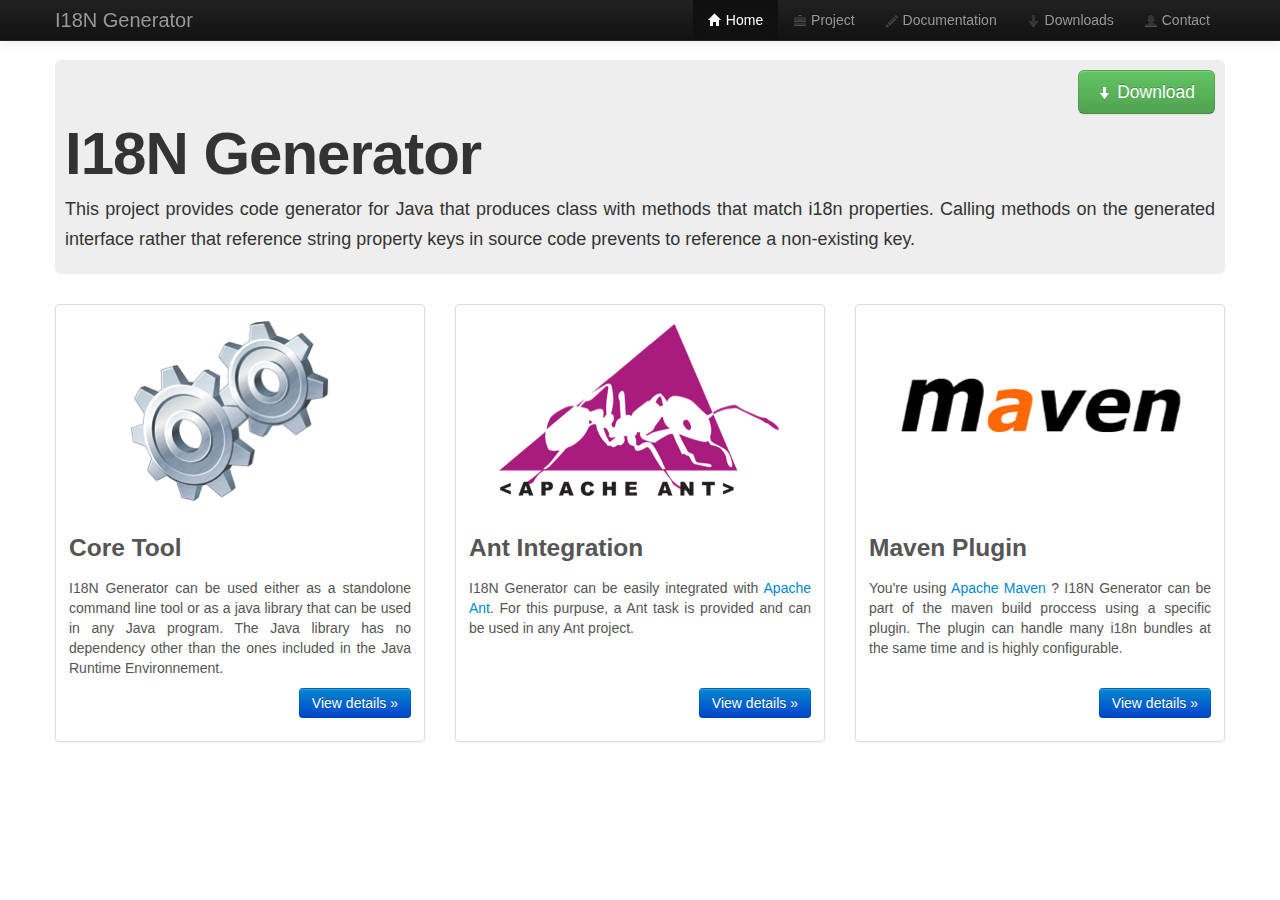
<file: index.html>
<!DOCTYPE html>
<html lang="en">
  <head>
    <meta charset="utf-8">
    <title>I18 Generator Project</title>
    <meta name="viewport" content="width=device-width, initial-scale=1.0">
	<link href="css/style.css" rel="stylesheet" type="text/css" />

    <!-- HTML5 shim, for IE6-8 support of HTML5 elements -->
    <!--[if lt IE 9]>
      <script src="../assets/js/html5shiv.js"></script>
    <![endif]-->

  </head>

  <body>

  <div class="navbar navbar-inverse navbar-fixed-top">
    <div class="navbar-inner">
      <div class="container">
        <button type="button" class="btn btn-navbar" data-toggle="collapse" data-target=".nav-collapse">
          <span class="icon-bar"></span>
          <span class="icon-bar"></span>
          <span class="icon-bar"></span>
        </button>
        <a class="brand" href="index.html">I18N Generator</a>
        <div class="nav-collapse collapse">
          <ul class="nav pull-right">
            <li class="active">
              <a href="index.html"><i class="icon-home"></i>&nbsp;Home</a>
            </li>
            <li>
              <a href="main.html#abstract"><i class="icon-briefcase"></i>&nbsp;Project</a>
            </li>
            <li>
              <a href="main.html#cmdlinetool"><i class="icon-pencil"></i>&nbsp;Documentation</a>
            </li>
            <li>
              <a href="main.html#downloads"><i class="icon-arrow-down"></i>&nbsp;Downloads</a>
            </li>
            <li>
              <a href="main.html#contact"><i class="icon-user"></i>&nbsp;Contact</a>
            </li>
          </ul>
        </div>
      </div>
    </div>
  </div>

  <div class="container">

    <div class="hero-unit">
      <p style="text-align: right"><a href="#" class="btn btn btn-success btn-large"><i class="icon-arrow-down icon-white"></i>&nbsp;Download</a></p>
      <h1>I18N Generator</h1>
      <p class="hero-unit-desc">
        This project provides code generator for Java that produces class with methods that match i18n properties. Calling methods on the generated interface rather that reference string property keys in source code prevents to reference a non-existing key.
      </p>
    </div>


    <div class="row-fluid">
          <ul class="thumbnails">
            <li class="span4">
              <div class="thumbnail">
                <img style="width: 300px; height: 200px;" src="img/core.png">
                <div class="caption">
                  <h3>Core Tool</h3>
                  <p>I18N Generator can be used either as a standolone command line tool or as a java library that can be used in any Java program. The Java library
                     has no dependency other than the ones included in the Java Runtime Environnement.</p>
                  <p style="text-align:right"><a class="btn btn-primary " href="main.html#cmdlinetool">View details &raquo;</a></p>
                </div>
              </div>
            </li>
            <li class="span4">
              <div class="thumbnail">
                <img style="width: 300px; height: 200px;" src="img/ant.png">
                <div class="caption">
                  <h3>Ant Integration</h3>
                  <p>I18N Generator can be easily integrated with <a href="http://ant.apache.org/">Apache Ant</a>. For this purpuse, a Ant task is provided and can
                     be used in any Ant project.</p>
                  <br/><br/>
                  <p style="text-align:right"><a class="btn btn-primary " href="main.html#ant">View details &raquo;</a></p>
                </div>
              </div>
            </li>
            <li class="span4">
              <div class="thumbnail">
                <img style="width: 300px; height: 200px;" src="img/maven.png">
                <div class="caption">
                  <h3>Maven Plugin</h3>
                  <p>You're using <a href="http://maven.apache.org/">Apache Maven</a> ? I18N Generator can be part of the maven build proccess using a specific
                     plugin. The plugin can handle many i18n bundles at the same time and is highly configurable.</p>
                  <br/>
                  <p style="text-align:right"><a class="btn btn-primary " href="main.html#maven">View details &raquo;</a></p>
                </div>
              </div>
            </li>
          </ul>
    </div>

  </div>

  <script src="js/jquery-1.9.1.min.js"></script>
  <script src="js/bootstrap.min.js"></script>

  </body>

</html>
</file>
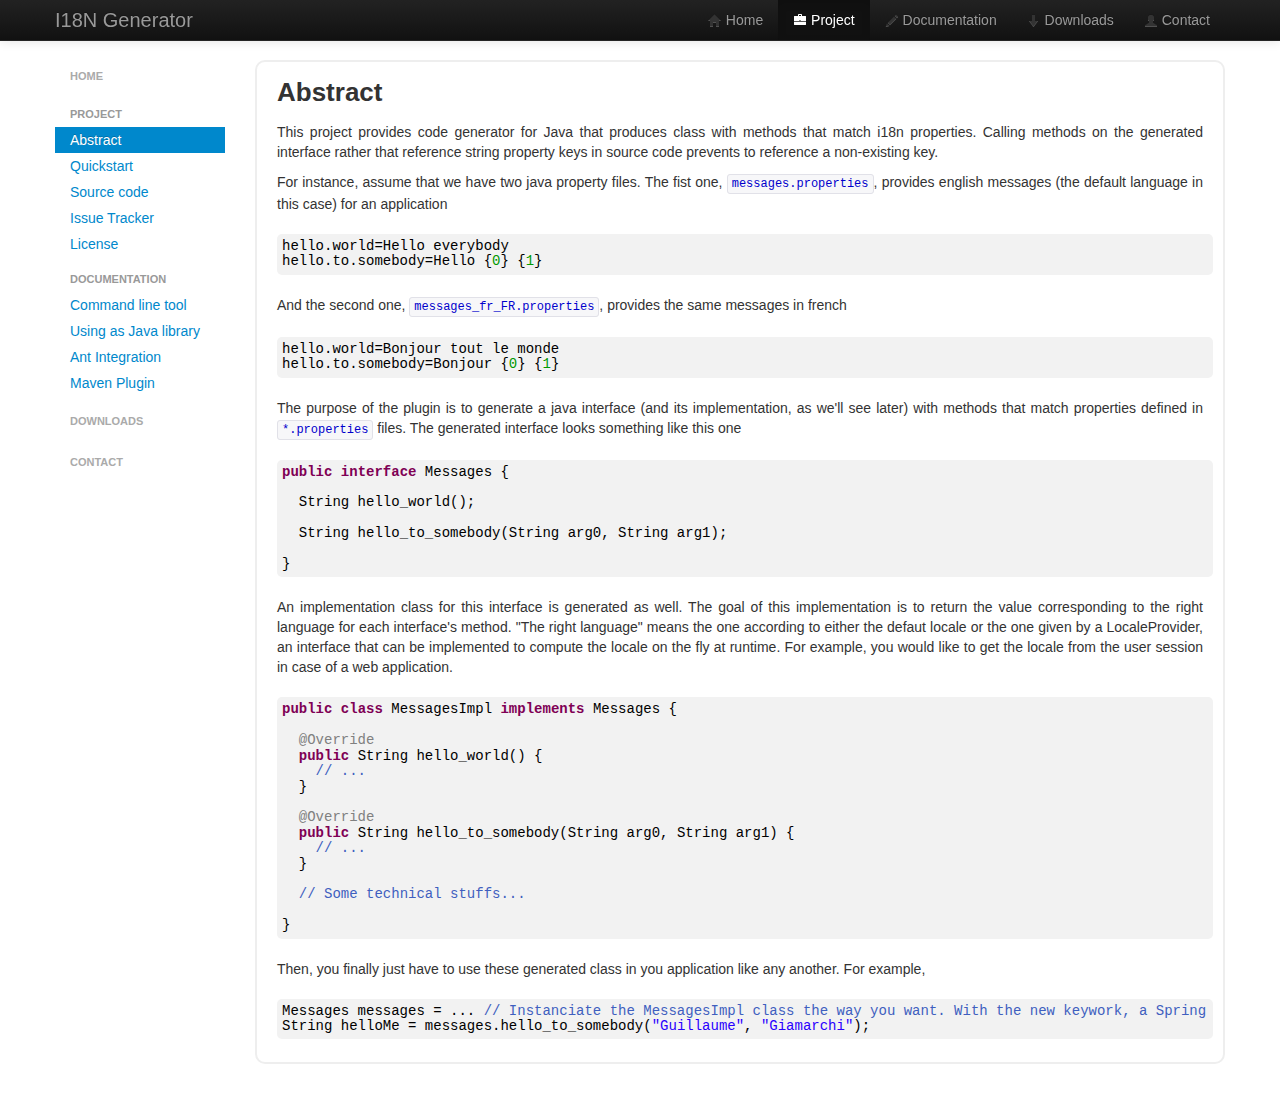
<file: main.html>
<!DOCTYPE html>

<html lang="en">
  <head>
    <meta charset="utf-8">
    <title>I18 Generator Project</title>
    <meta name="viewport" content="width=device-width, initial-scale=1.0">
    <link href="css/style.css" rel="stylesheet" type="text/css" />

    <!-- HTML5 shim, for IE6-8 support of HTML5 elements -->
    <!--[if lt IE 9]>
      <script src="../assets/js/html5shiv.js"></script>
    <![endif]-->

  </head>

  <body data-spy="scroll" data-target=".bs-docs-sidebar" data-twttr-rendered="true" >

    <div class="navbar navbar-inverse navbar-fixed-top">
      <div class="navbar-inner">
        <div class="container">
          <button type="button" class="btn btn-navbar" data-toggle="collapse" data-target=".nav-collapse">
            <span class="icon-bar"></span>
            <span class="icon-bar"></span>
            <span class="icon-bar"></span>
          </button>
          <a class="brand" href="index.html">I18N Generator</a>
          <div class="nav-collapse collapse">
            <ul class="nav pull-right">

              <li>
                <a href="index.html"><i class="icon-home"></i>&nbsp;Home</a>
              </li>
              
              <li id="menubar-item-project">
                <a href="#abstract"><i class="icon-briefcase"></i>&nbsp;Project</a>
              </li>

              <li  id="menubar-item-doc">
                <a href="#cmdlinetool"><i class="icon-pencil"></i>&nbsp;Documentation</a>
              </li>

              <li id="menubar-item-downloads">
                <a href="#downloads"><i class="icon-arrow-down"></i>&nbsp;Downloads</a>
              </li>
              
              <li id="menubar-item-contact">
                <a href="#contact"><i class="icon-user"></i>&nbsp;Contact</a>
              </li>
              
            </ul>

          </div>
        </div>
      </div>
    </div>

    <div class="container">
      <div class="row">
        <div class="span2">
          <ul class="nav nav-list">

            <li class="nav-header"><a href="index.html">Home</a></li>

            <li class="nav-header">Project</li>

            <li id="menu-item-abstract" class="ref-menubar-project"><a href="#abstract">Abstract</a></li>
            <li id="menu-item-quickstart" class="ref-menubar-project"><a href="#quickstart">Quickstart</a></li>
            <li id="menu-item-sourcecode" class="ref-menubar-project"><a href="#sourcecode">Source code</a></li>
            <li id="menu-item-issuetracker" class="ref-menubar-project"><a href="#issuetracker">Issue Tracker</a></li>
            <li id="menu-item-license" class="ref-menubar-project"><a href="#license">License</a></li>

            <li class="nav-header">Documentation</li>

            <li id="menu-item-cmdlinetool" class="ref-menubar-doc"><a href="#cmdlinetool">Command line tool</a></li>
            <li id="menu-item-javalib" class="ref-menubar-doc"><a href="#javalib">Using as Java library</a></li>
            <li id="menu-item-ant" class="ref-menubar-doc"><a href="#ant">Ant Integration</a></li>
            <li id="menu-item-maven" class="ref-menubar-doc"><a href="#maven">Maven Plugin</a></li>

            <li id="menu-item-downloads" class="nav-header ref-menubar-downloads"><a href="#downloads">Downloads</a></li>

            <li id="menu-item-contact" class="nav-header ref-menubar-contact"><a href="#contact">Contact</a></li>

          </ul>
        </div>
        <div class="span10">


          <div class="content" id="content-abstract">

            <h1>Abstract</h1>

            <p>This project provides code generator for Java that produces class with methods that match i18n properties. Calling
            methods on the generated interface rather that reference string property keys in source code prevents to reference a
            non-existing key.</p>

            <p>For instance, assume that we have two java property files. The fist one, <code>messages.properties</code>, provides english messages
            (the default language in this case) for an application</p>

            <pre class="brush: java">
            hello.world=Hello everybody
            hello.to.somebody=Hello {0} {1}
            </pre>

            <p>And the second one, <code>messages_fr_FR.properties</code>, provides the same messages in french</p>

            <pre class="brush: java">
            hello.world=Bonjour tout le monde
            hello.to.somebody=Bonjour {0} {1}
            </pre>

            <p>The purpose of the plugin is to generate a java interface (and its implementation, as we'll see later) with methods
            that match properties defined in <code>*.properties</code> files. The generated interface looks something like this one</p>

            <pre class="brush: java">
            public interface Messages {

              String hello_world();

              String hello_to_somebody(String arg0, String arg1);

            }
            </pre>

            <p>An implementation class for this interface is generated as well. The goal of this implementation is to return the value
            corresponding to the right language for each interface's method. "The right language" means the one according to either
            the defaut locale or the one given by  a LocaleProvider, an interface that can be implemented to compute the locale on
            the fly at runtime. For example, you would like to get the locale from the user session in case of a web application.</p>

            <pre class="brush: java">
            public class MessagesImpl implements Messages {

              @Override
              public String hello_world() {
                // ...
              }

              @Override
              public String hello_to_somebody(String arg0, String arg1) {
                // ...
              }

              // Some technical stuffs...

            }
            </pre>

            <p>Then, you finally just have to use these generated class in you application like any another. For example,</p>

            <pre class="brush: java">
            Messages messages = ... // Instanciate the MessagesImpl class the way you want. With the new keywork, a Spring lookup, ...
            String helloMe = messages.hello_to_somebody("Guillaume", "Giamarchi");
            </pre>

          </div>


          <div class="content" id="content-quickstart">
            <h1>Quickstart</h1>
            <p style="text-align: center;  font-size: 30px; margin-top:50px"><img src="img/underconstruction.png" /><br/><br/>Comming soon...</p>
          </div>

          <div class="content" id="content-sourcecode">
            <h1>Source Code</h1>
            <p>This project is hosted on github.</p>

            <pre class="brush: plain">
            Project URL => https://github.com/ggiamarchi/i18n.generator
            </pre>

            <p>To get the source code, just clone the git repository</p>

            <pre class="brush: plain">
            git clone https://github.com/ggiamarchi/i18n.generator.git
            </pre>

          </div>

          <div class="content" id="content-issuetracker">
            <h1>Issue Tracker</h1>
            <p>This project is hosted on github.</p>

            <pre class="brush: plain">
            Project URL => https://github.com/ggiamarchi/i18n.generator
            </pre>

            <p>To submit issues use the github bug tracker</p>

            <pre class="brush: plain">
            https://github.com/ggiamarchi/i18n.generator/issues
            </pre>
          </div>

          <div class="content" id="content-license">
            <h1>License</h1>
            <p>All material on this website is licensed under the Apache License, Version 2.0</p>
            <div class="license">
				<p class="center">
					Apache License<br/>
					Version 2.0, January 2004<br/>
					http://www.apache.org/licenses/<br/>
				<p>
				<p class="center">
					TERMS AND CONDITIONS FOR USE, REPRODUCTION, AND DISTRIBUTION<br/><br/>
				<p>
			   
			   <p class="p0">1. Definitions.</p>
			
			      <p class="p1">"License" shall mean the terms and conditions for use, reproduction,
			      and distribution as defined by Sections 1 through 9 of this document.</p>
			
			      <p class="p1">"Licensor" shall mean the copyright owner or entity authorized by
			      the copyright owner that is granting the License.</p>
			
			      <p class="p1">"Legal Entity" shall mean the union of the acting entity and all
			      other entities that control, are controlled by, or are under common
			      control with that entity. For the purposes of this definition,
			      "control" means (i) the power, direct or indirect, to cause the
			      direction or management of such entity, whether by contract or
			      otherwise, or (ii) ownership of fifty percent (50%) or more of the
			      outstanding shares, or (iii) beneficial ownership of such entity.
			
			      <p class="p1">"You" (or "Your") shall mean an individual or Legal Entity
			      exercising permissions granted by this License.
			
			      <p class="p1">"Source" form shall mean the preferred form for making modifications,
			      including but not limited to software source code, documentation
			      source, and configuration files.
			
			      <p class="p1">"Object" form shall mean any form resulting from mechanical
			      transformation or translation of a Source form, including but
			      not limited to compiled object code, generated documentation,
			      and conversions to other media types.
			
			      <p class="p1">"Work" shall mean the work of authorship, whether in Source or
			      Object form, made available under the License, as indicated by a
			      copyright notice that is included in or attached to the work
			      (an example is provided in the Appendix below).
			
			      <p class="p1">"Derivative Works" shall mean any work, whether in Source or Object
			      form, that is based on (or derived from) the Work and for which the
			      editorial revisions, annotations, elaborations, or other modifications
			      represent, as a whole, an original work of authorship. For the purposes
			      of this License, Derivative Works shall not include works that remain
			      separable from, or merely link (or bind by name) to the interfaces of,
			      the Work and Derivative Works thereof.
			
			      <p class="p1">"Contribution" shall mean any work of authorship, including
			      the original version of the Work and any modifications or additions
			      to that Work or Derivative Works thereof, that is intentionally
			      submitted to Licensor for inclusion in the Work by the copyright owner
			      or by an individual or Legal Entity authorized to submit on behalf of
			      the copyright owner. For the purposes of this definition, "submitted"
			      means any form of electronic, verbal, or written communication sent
			      to the Licensor or its representatives, including but not limited to
			      communication on electronic mailing lists, source code control systems,
			      and issue tracking systems that are managed by, or on behalf of, the
			      Licensor for the purpose of discussing and improving the Work, but
			      excluding communication that is conspicuously marked or otherwise
			      designated in writing by the copyright owner as "Not a Contribution."
			
			      <p class="p1">"Contributor" shall mean Licensor and any individual or Legal Entity
			      on behalf of whom a Contribution has been received by Licensor and
			      subsequently incorporated within the Work.
			
			   <p class="p0">2. Grant of Copyright License. Subject to the terms and conditions of
			      this License, each Contributor hereby grants to You a perpetual,
			      worldwide, non-exclusive, no-charge, royalty-free, irrevocable
			      copyright license to reproduce, prepare Derivative Works of,
			      publicly display, publicly perform, sublicense, and distribute the
			      Work and such Derivative Works in Source or Object form.
			
			   <p class="p0">3. Grant of Patent License. Subject to the terms and conditions of
			      this License, each Contributor hereby grants to You a perpetual,
			      worldwide, non-exclusive, no-charge, royalty-free, irrevocable
			      (except as stated in this section) patent license to make, have made,
			      use, offer to sell, sell, import, and otherwise transfer the Work,
			      where such license applies only to those patent claims licensable
			      by such Contributor that are necessarily infringed by their
			      Contribution(s) alone or by combination of their Contribution(s)
			      with the Work to which such Contribution(s) was submitted. If You
			      institute patent litigation against any entity (including a
			      cross-claim or counterclaim in a lawsuit) alleging that the Work
			      or a Contribution incorporated within the Work constitutes direct
			      or contributory patent infringement, then any patent licenses
			      granted to You under this License for that Work shall terminate
			      as of the date such litigation is filed.
			
			   <p class="p0">4. Redistribution. You may reproduce and distribute copies of the
			      Work or Derivative Works thereof in any medium, with or without
			      modifications, and in Source or Object form, provided that You
			      meet the following conditions:
			
			      <p class="p1">(a) You must give any other recipients of the Work or
			          Derivative Works a copy of this License; and
			
			      <p class="p1">(b) You must cause any modified files to carry prominent notices
			          stating that You changed the files; and
			
			      <p class="p1">(c) You must retain, in the Source form of any Derivative Works
			          that You distribute, all copyright, patent, trademark, and
			          attribution notices from the Source form of the Work,
			          excluding those notices that do not pertain to any part of
			          the Derivative Works; and
			
			      <p class="p1">(d) If the Work includes a "NOTICE" text file as part of its
			          distribution, then any Derivative Works that You distribute must
			          include a readable copy of the attribution notices contained
			          within such NOTICE file, excluding those notices that do not
			          pertain to any part of the Derivative Works, in at least one
			          of the following places: within a NOTICE text file distributed
			          as part of the Derivative Works; within the Source form or
			          documentation, if provided along with the Derivative Works; or,
			          within a display generated by the Derivative Works, if and
			          wherever such third-party notices normally appear. The contents
			          of the NOTICE file are for informational purposes only and
			          do not modify the License. You may add Your own attribution
			          notices within Derivative Works that You distribute, alongside
			          or as an addendum to the NOTICE text from the Work, provided
			          that such additional attribution notices cannot be construed
			          as modifying the License.
			
			      <p class="p0">You may add Your own copyright statement to Your modifications and
			      may provide additional or different license terms and conditions
			      for use, reproduction, or distribution of Your modifications, or
			      for any such Derivative Works as a whole, provided Your use,
			      reproduction, and distribution of the Work otherwise complies with
			      the conditions stated in this License.
			
			   <p class="p0">5. Submission of Contributions. Unless You explicitly state otherwise,
			      any Contribution intentionally submitted for inclusion in the Work
			      by You to the Licensor shall be under the terms and conditions of
			      this License, without any additional terms or conditions.
			      Notwithstanding the above, nothing herein shall supersede or modify
			      the terms of any separate license agreement you may have executed
			      with Licensor regarding such Contributions.
			
			   <p class="p0">6. Trademarks. This License does not grant permission to use the trade
			      names, trademarks, service marks, or product names of the Licensor,
			      except as required for reasonable and customary use in describing the
			      origin of the Work and reproducing the content of the NOTICE file.
			
			   <p class="p0">7. Disclaimer of Warranty. Unless required by applicable law or
			      agreed to in writing, Licensor provides the Work (and each
			      Contributor provides its Contributions) on an "AS IS" BASIS,
			      WITHOUT WARRANTIES OR CONDITIONS OF ANY KIND, either express or
			      implied, including, without limitation, any warranties or conditions
			      of TITLE, NON-INFRINGEMENT, MERCHANTABILITY, or FITNESS FOR A
			      PARTICULAR PURPOSE. You are solely responsible for determining the
			      appropriateness of using or redistributing the Work and assume any
			      risks associated with Your exercise of permissions under this License.
			
			   <p class="p0">8. Limitation of Liability. In no event and under no legal theory,
			      whether in tort (including negligence), contract, or otherwise,
			      unless required by applicable law (such as deliberate and grossly
			      negligent acts) or agreed to in writing, shall any Contributor be
			      liable to You for damages, including any direct, indirect, special,
			      incidental, or consequential damages of any character arising as a
			      result of this License or out of the use or inability to use the
			      Work (including but not limited to damages for loss of goodwill,
			      work stoppage, computer failure or malfunction, or any and all
			      other commercial damages or losses), even if such Contributor
			      has been advised of the possibility of such damages.
			
			   <p class="p0">9. Accepting Warranty or Additional Liability. While redistributing
			      the Work or Derivative Works thereof, You may choose to offer,
			      and charge a fee for, acceptance of support, warranty, indemnity,
			      or other liability obligations and/or rights consistent with this
			      License. However, in accepting such obligations, You may act only
			      on Your own behalf and on Your sole responsibility, not on behalf
			      of any other Contributor, and only if You agree to indemnify,
			      defend, and hold each Contributor harmless for any liability
			      incurred by, or claims asserted against, such Contributor by reason
			      of your accepting any such warranty or additional liability.
			
			   <p class="p0">END OF TERMS AND CONDITIONS
			
			   <p class="p0">APPENDIX: How to apply the Apache License to your work.
			
			   <p class="p1">   To apply the Apache License to your work, attach the following
			      boilerplate notice, with the fields enclosed by brackets "[]"
			      replaced with your own identifying information. (Don't include
			      the brackets!)  The text should be enclosed in the appropriate
			      comment syntax for the file format. We also recommend that a
			      file or class name and description of purpose be included on the
			      same "printed page" as the copyright notice for easier
			      identification within third-party archives.
			
			   <p class="p0">Copyright [yyyy] [name of copyright owner]
			
			   <p class="p0">Licensed under the Apache License, Version 2.0 (the "License");
			   you may not use this file except in compliance with the License.
			   You may obtain a copy of the License at
			
			   <p class="p1">    http://www.apache.org/licenses/LICENSE-2.0
			
			   <p class="p0">Unless required by applicable law or agreed to in writing, software
			   distributed under the License is distributed on an "AS IS" BASIS,
			   WITHOUT WARRANTIES OR CONDITIONS OF ANY KIND, either express or implied.
			   See the License for the specific language governing permissions and
			   limitations under the License.
            </div>
          </div>

          <div class="content" id="content-cmdlinetool">
            <h1>Command Line Tool</h1>
            <p style="text-align: center;  font-size: 30px; margin-top:50px"><img src="img/underconstruction.png" /><br/><br/>Comming soon...</p>
          </div>

          <div class="content" id="content-javalib">
            <h1>Java Library</h1>
            <p style="text-align: center;  font-size: 30px; margin-top:50px"><img src="img/underconstruction.png" /><br/><br/>Comming soon...</p>
          </div>

          <div class="content" id="content-ant">
            <h1>Ant Integration</h1>
            
            <p>i18n Generator can be run with Ant. To do so, you need add the two following jar in you Ant classpath.</p>
            
            <pre class="brush: plain">
           	i18n-generator.jar
           	i18n-generator-ant.jar
            </pre>
            
            <p>Then you have to use the provided ant task <code>i18n-generator</code>. To be able to use this task you need to import the
            corresponding task definition in your Ant project.</p>
			
			<pre class="brush: xml">
			&lt;taskdef resource="com/github/ggiamarchi/i18n/generator/ant/i18nGenerator.properties" /&gt;
            </pre>
            
            <h2>&lt;i18n-generator/&gt; task parameters</h2>
            
            <table>
           		<tr>
           			<th>Name</th>
           			<th>Mandatory</th>
           			<th>Default</th>
           			<th width="50%">Description</th>
           		</tr>
            	<tr>
           			<td>bundle</td>
           			<td class="center">Yes</td>
           			<td class="center">(none)</td>
           			<td>
           				The qualifed bundle name. For instance if your i18n properties files are <code>messages.properties</code> and
           				<code>messages_en.properties</code> in a package called <code>com.myproject.i18n</code>, the qualified bundle name will be
           				<code>com.myproject.i18n.messages</code>.
           			</td>
            	</tr>
            	<tr>
           			<td>dir</td>
           			<td class="center">Yes</td>
           			<td class="center">(none)</td>
           			<td>
           				The directory where to look for the bundle. With the previous example, the directory containing
           				<code>com/myproject/i18n/messages.properties</code>. If the path is relative, it will be
           				relative to the ant project's basedir. 
           			</td>
            	</tr>
            	<tr>
           			<td>output</td>
           			<td class="center">Yes</td>
           			<td class="center">(none)</td>
           			<td>
           				The directory where the code will be generated. If the path is relative, it will be
           				relative to the ant project's basedir.
           			</td>
            	</tr>
            	<tr>
           			<td>interfaceName</td>
           			<td class="center">No</td>
           			<td class="center">(calculated from bundle name)</td>
           			<td>
           				The qualified name of the interface to generate. If not provided, the interface will be generated in the same
           				package as the bundle file with the same name (first letter in uppercase).
           			</td>
            	</tr>
            	<tr>
           			<td>className</td>
           			<td class="center">No</td>
           			<td class="center">(calculated from bundle name)</td>
           			<td>
           				The qualified name of the implementation class to generate. If not provided, the class will be generated in the same
           				package as the bundle file with the same name (first letter in uppercase) and the suffix "Impl".
           			</td>
            	</tr>
            </table>
            
            <h2>Example</h2>
            <p>The listing below shows you a sample ant build using <code>i18n-generator</code> task.</p>
			<pre class="brush: xml">
			&lt;?xml version="1.0"?&gt;
			
			&lt;project default="i18-generator-test" basedir="."&gt;
			
				&lt;taskdef resource="com/github/ggiamarchi/i18n/generator/ant/i18nGenerator.properties"/&gt;
				
				&lt;target name="i18-generator-test" &gt;

					&lt;i18n-generator 
						bundle="com.github.ggiamarchi.i18n.generator.test.messages"
						dir="src/test/resources"
						output="target/test/out"
					/&gt;
		
					&lt;i18n-generator 
						bundle="com.github.ggiamarchi.i18n.generator.test.messages"
						dir="src/test/resources"
						output="target/test/out"
						interfaceName="com.github.ggiamarchi.i18n.generator.test.iface.Mess"
						className="com.github.ggiamarchi.i18n.generator.test.impl.MessImpl"
					/&gt;
			
				&lt;/target&gt;
			  
			&lt;/project&gt;
            </pre>           
            
          </div>

          <div class="content" id="content-maven">
            <h1>Maven Plugin</h1>
            <p style="text-align: center;  font-size: 30px; margin-top:50px"><img src="img/underconstruction.png" /><br/><br/>Comming soon...</p>
          </div>

          <div class="content" id="content-downloads">
            <h1>Downloads</h1>
            <p style="text-align: center;  font-size: 30px; margin-top:50px"><img src="img/underconstruction.png" /><br/><br/>Comming soon...</p>
          </div>

          <div class="content" id="content-contact">
            <h1>Contact</h1>
            <p style="text-align: center;  font-size: 30px; margin-top:50px"><img src="img/underconstruction.png" /><br/><br/>Comming soon...</p>
          </div>
          
        </div>
      </div>

    </div>

    <script src="js/jquery-1.9.1.min.js"></script>
    <script src="js/bootstrap.min.js"></script>
    <script src="js/shCore.js"></script>
    <script src="js/shBrushJava.js"></script>
    <script src="js/shBrushPlain.js"></script>
	<script src="js/shBrushXml.js"></script>

    <script type="text/javascript">
      
      function showPage() {
        hashId = window.location.hash.substring(1, window.location.hash.length);        
        $('#content-' + hashId).css('display', 'block');
        $('#menu-item-' + hashId).addClass('active');

        var classList = $('#menu-item-' + hashId).attr('class').split(/\s+/);
        $.each( classList, function(index, item){
            if (item.indexOf("ref-menubar-") == 0) {
              $('#menubar-item-' + item.substring(12)).addClass('active');
            }
        });
      }

      $(window).on('hashchange', function() {
        $('.content').css('display', 'none');
        $('li').removeClass('active');
        showPage();
      });

      SyntaxHighlighter.defaults['gutter'] = false;
      SyntaxHighlighter.all();

      if (window.location.hash == '') {
        window.location.hash = 'abstract';
      }
      showPage();

    </script>

  </body>
</html>
</file>
